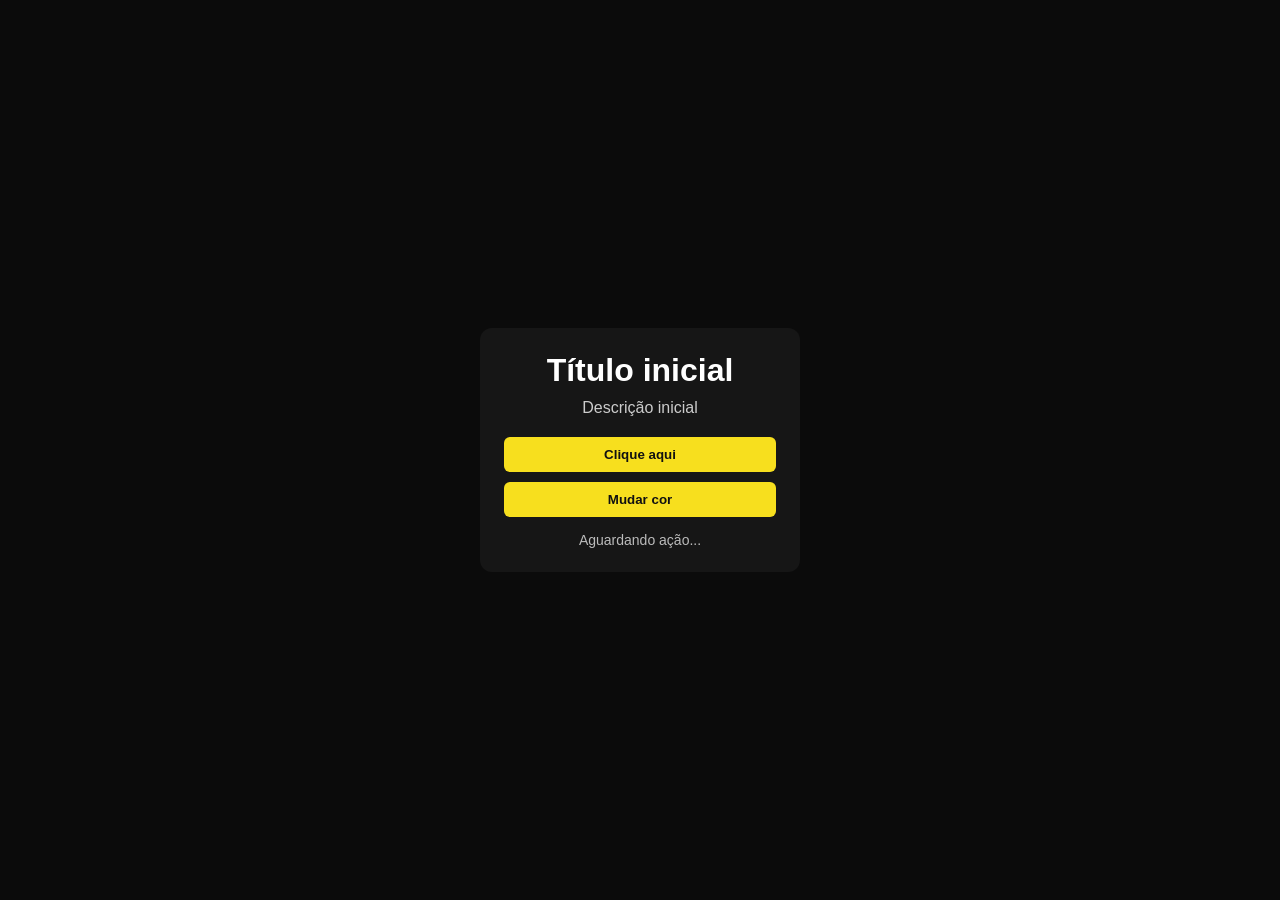
<file: aula-01/desafio/index.html>
<!DOCTYPE html>
<html lang="pt-BR">
<head>
  <meta charset="UTF-8">
  <title>Projeto JS</title>
  <link rel="stylesheet" href="style.css">
</head>
<body>

  <div class="card">
    <h1 id="titulo">Título inicial</h1>
    <p id="descricao">Descrição inicial</p>

    <button id="btnMensagem">Clique aqui</button>
    <button id="btnCor">Mudar cor</button>

    <div id="saida">Aguardando ação...</div>
  </div>

  <script src="script.js"></script>
</body>
</html>
</file>
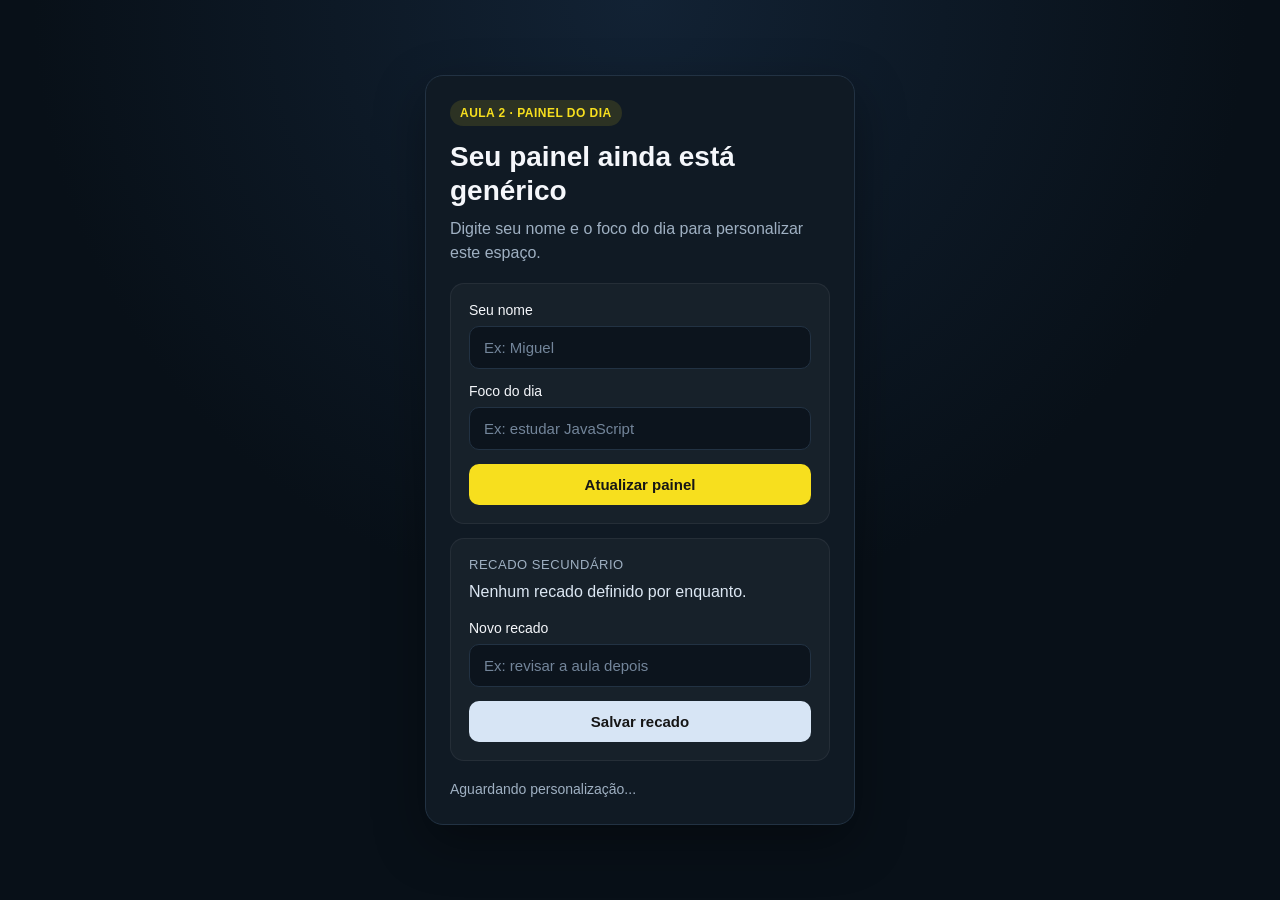
<file: aula-02/desafio/index.html>
<!DOCTYPE html>
<html lang="pt-BR">
<head>
  <meta charset="UTF-8">
  <title>Painel do Dia</title>
  <link rel="stylesheet" href="style.css">
</head>
<body>
  <main class="painel">
    <p class="etiqueta">Aula 2 · Painel do Dia</p>
    <h1 id="titulo">Seu painel ainda está genérico</h1>
    <p id="descricao">Digite seu nome e o foco do dia para personalizar este espaço.</p>

    <section class="bloco">
      <label class="campo">
        <span>Seu nome</span>
        <input id="inputNome" type="text" placeholder="Ex: Miguel">
      </label>

      <label class="campo">
        <span>Foco do dia</span>
        <input id="inputFoco" type="text" placeholder="Ex: estudar JavaScript">
      </label>

      <button id="btnAtualizar">Atualizar painel</button>
    </section>

    <section class="bloco bloco-secundario">
      <p class="rotulo-secundario">Recado secundário</p>
      <p id="recado">Nenhum recado definido por enquanto.</p>

      <label class="campo">
        <span>Novo recado</span>
        <input id="inputRecado" type="text" placeholder="Ex: revisar a aula depois">
      </label>

      <button id="btnRecado">Salvar recado</button>
    </section>

    <p id="saida">Aguardando personalização...</p>
  </main>

  <script src="script.js"></script>
</body>
</html>
</file>
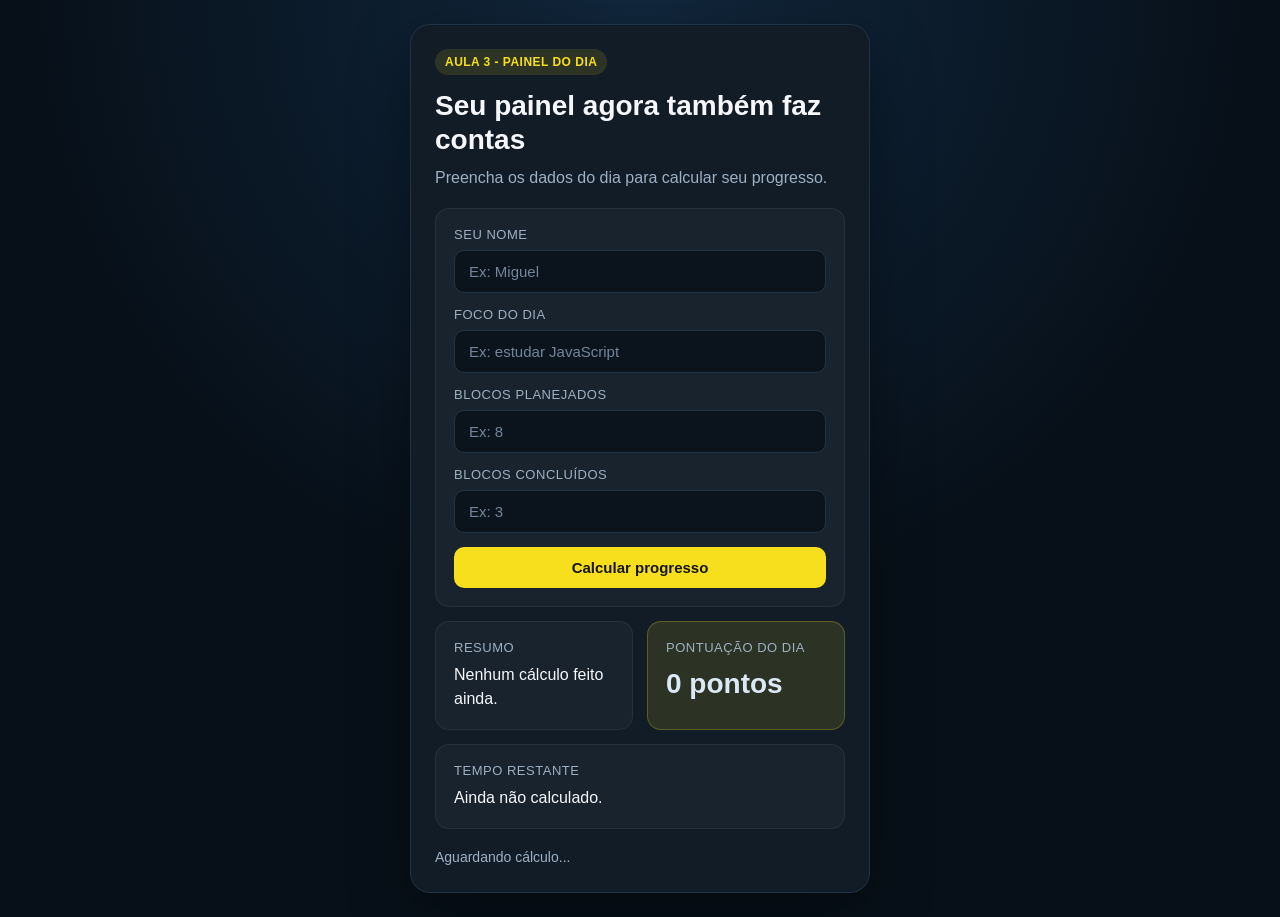
<file: aula-03/desafio/index.html>
<!DOCTYPE html>
<html lang="pt-BR">
<head>
  <meta charset="UTF-8">
  <title>Painel do Dia</title>
  <link rel="stylesheet" href="style.css">
</head>
<body>
  <main class="painel">
    <p class="etiqueta">Aula 3 - Painel do Dia</p>
    <h1 id="titulo">Seu painel agora também faz contas</h1>
    <p id="descricao">Preencha os dados do dia para calcular seu progresso.</p>

    <section class="bloco">
      <label class="campo">
        <span>Seu nome</span>
        <input id="inputNome" type="text" placeholder="Ex: Miguel">
      </label>

      <label class="campo">
        <span>Foco do dia</span>
        <input id="inputFoco" type="text" placeholder="Ex: estudar JavaScript">
      </label>

      <label class="campo">
        <span>Blocos planejados</span>
        <input id="inputMeta" type="number" placeholder="Ex: 8">
      </label>

      <label class="campo">
        <span>Blocos concluídos</span>
        <input id="inputConcluido" type="number" placeholder="Ex: 3">
      </label>

      <button id="btnCalcular">Calcular progresso</button>
    </section>

    <section class="resumo">
      <article class="cartao">
        <p class="rotulo">Resumo</p>
        <p id="resumo">Nenhum cálculo feito ainda.</p>
      </article>

      <article class="cartao cartao-destaque">
        <p class="rotulo">Pontuação do dia</p>
        <p id="resultado">0 pontos</p>
      </article>
    </section>

    <section class="bloco bloco-secundario">
      <p class="rotulo">Tempo restante</p>
      <p id="tempo">Ainda não calculado.</p>
    </section>

    <p id="saida">Aguardando cálculo...</p>
  </main>

  <script src="script.js"></script>
</body>
</html>
</file>
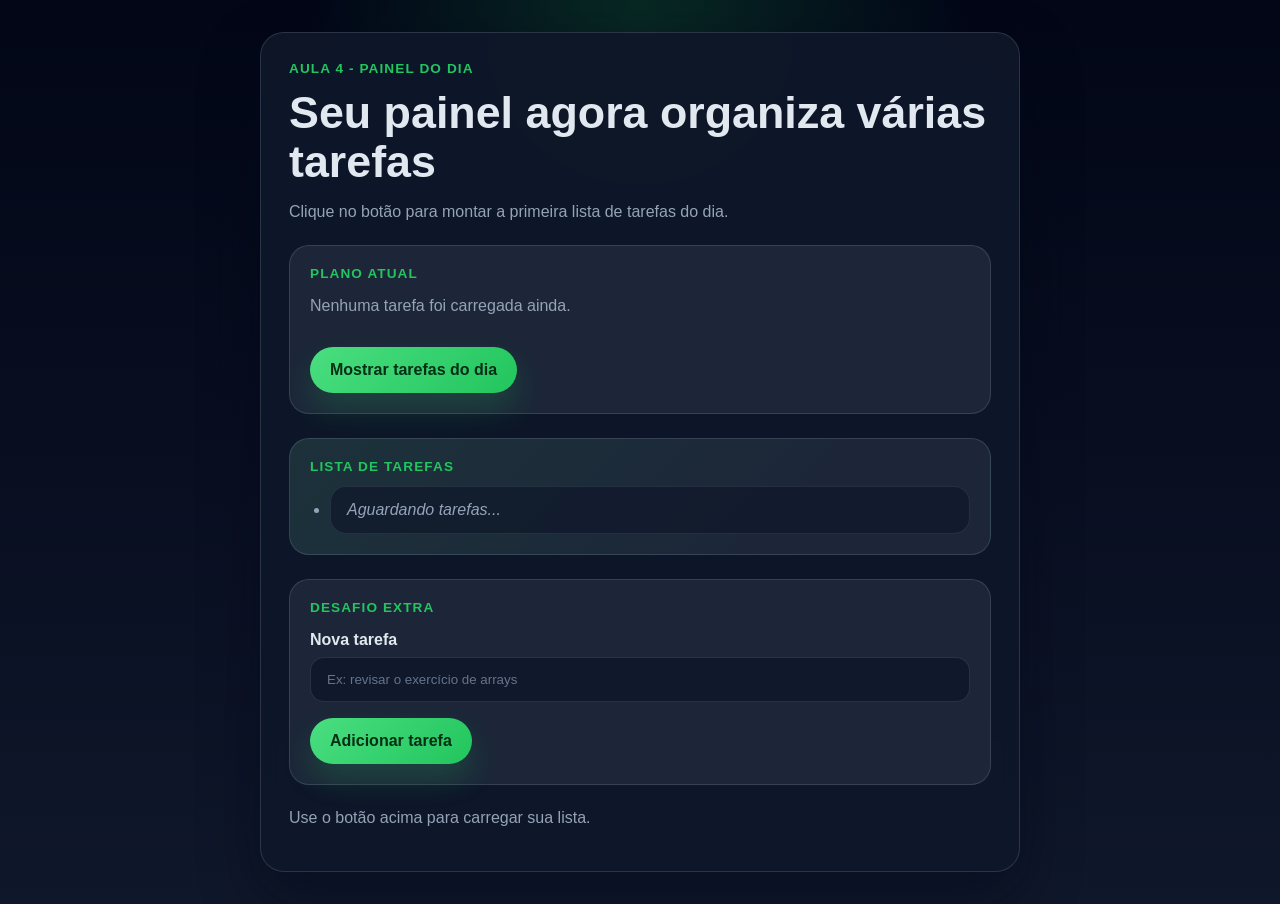
<file: aula-04/desafio/index.html>
<!DOCTYPE html>
<html lang="pt-BR">
<head>
  <meta charset="UTF-8">
  <title>Painel do Dia</title>
  <link rel="stylesheet" href="style.css">
</head>
<body>
  <main class="painel">
    <p class="etiqueta">Aula 4 - Painel do Dia</p>
    <h1 id="titulo">Seu painel agora organiza várias tarefas</h1>
    <p id="descricao">Clique no botão para montar a primeira lista de tarefas do dia.</p>

    <section class="bloco">
      <p class="rotulo">Plano atual</p>
      <p id="resumo">Nenhuma tarefa foi carregada ainda.</p>
      <button id="btnMostrarTarefas">Mostrar tarefas do dia</button>
    </section>

    <section class="bloco bloco-secundario">
      <p class="rotulo">Lista de tarefas</p>
      <ul id="listaTarefas" class="lista-tarefas">
        <li class="item-vazio">Aguardando tarefas...</li>
      </ul>
    </section>

    <section class="bloco">
      <p class="rotulo">Desafio extra</p>

      <label class="campo">
        <span>Nova tarefa</span>
        <input id="inputNovaTarefa" type="text" placeholder="Ex: revisar o exercício de arrays">
      </label>

      <button id="btnAdicionarTarefa">Adicionar tarefa</button>
    </section>

    <p id="saida">Use o botão acima para carregar sua lista.</p>
  </main>

  <script src="script.js"></script>
</body>
</html>
</file>
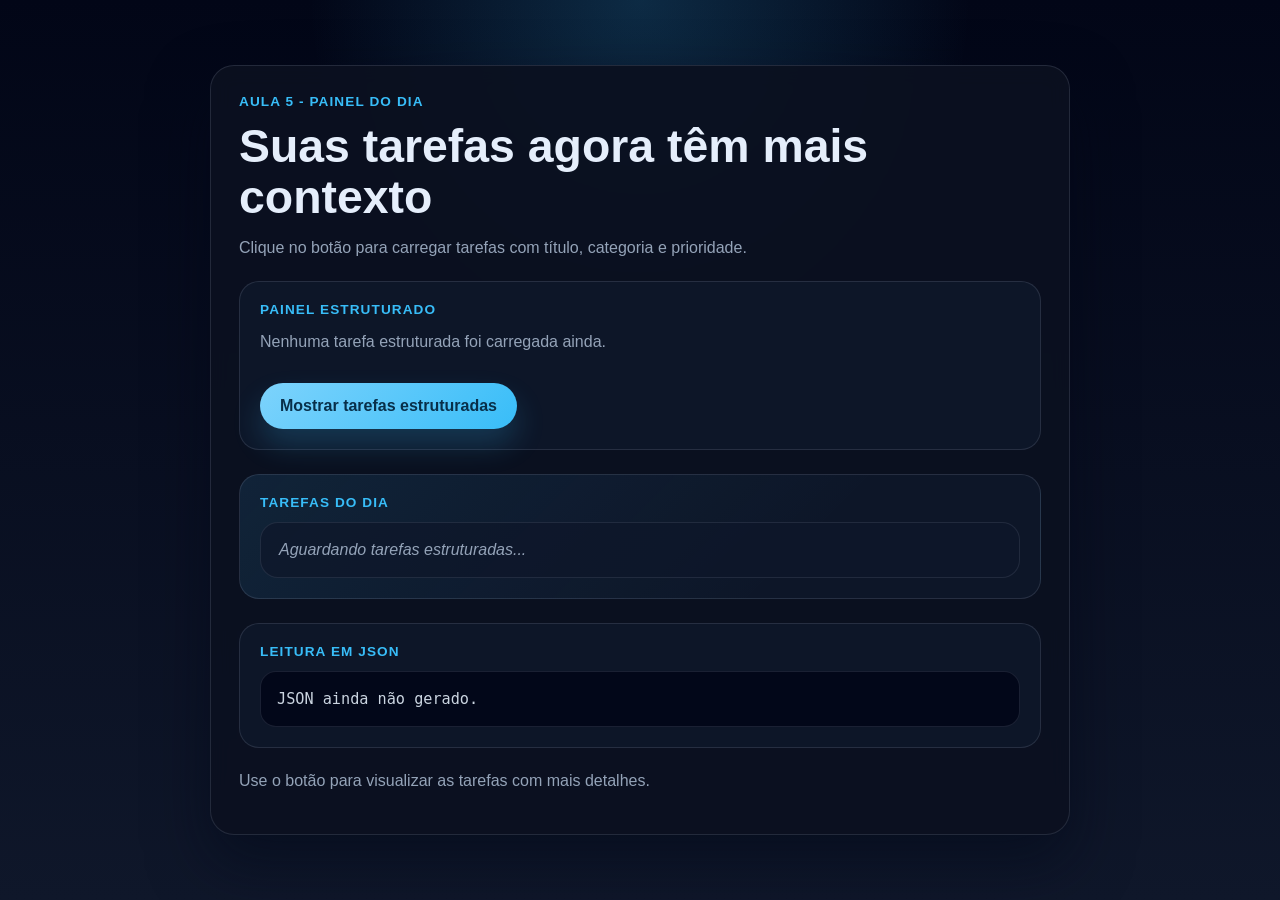
<file: aula-05/desafio/index.html>
<!DOCTYPE html>
<html lang="pt-BR">
<head>
  <meta charset="UTF-8">
  <title>Painel do Dia</title>
  <link rel="stylesheet" href="style.css">
</head>
<body>
  <main class="painel">
    <p class="etiqueta">Aula 5 - Painel do Dia</p>
    <h1 id="titulo">Suas tarefas agora têm mais contexto</h1>
    <p id="descricao">Clique no botão para carregar tarefas com título, categoria e prioridade.</p>

    <section class="bloco">
      <p class="rotulo">Painel estruturado</p>
      <p id="resumo">Nenhuma tarefa estruturada foi carregada ainda.</p>
      <button id="btnMostrarPainel">Mostrar tarefas estruturadas</button>
    </section>

    <section class="bloco bloco-secundario">
      <p class="rotulo">Tarefas do dia</p>
      <ul id="listaTarefas" class="lista-tarefas">
        <li class="item-vazio">Aguardando tarefas estruturadas...</li>
      </ul>
    </section>

    <section class="bloco">
      <p class="rotulo">Leitura em JSON</p>
      <pre id="jsonSaida">JSON ainda não gerado.</pre>
    </section>

    <p id="saida">Use o botão para visualizar as tarefas com mais detalhes.</p>
  </main>

  <script src="script.js"></script>
</body>
</html>
</file>
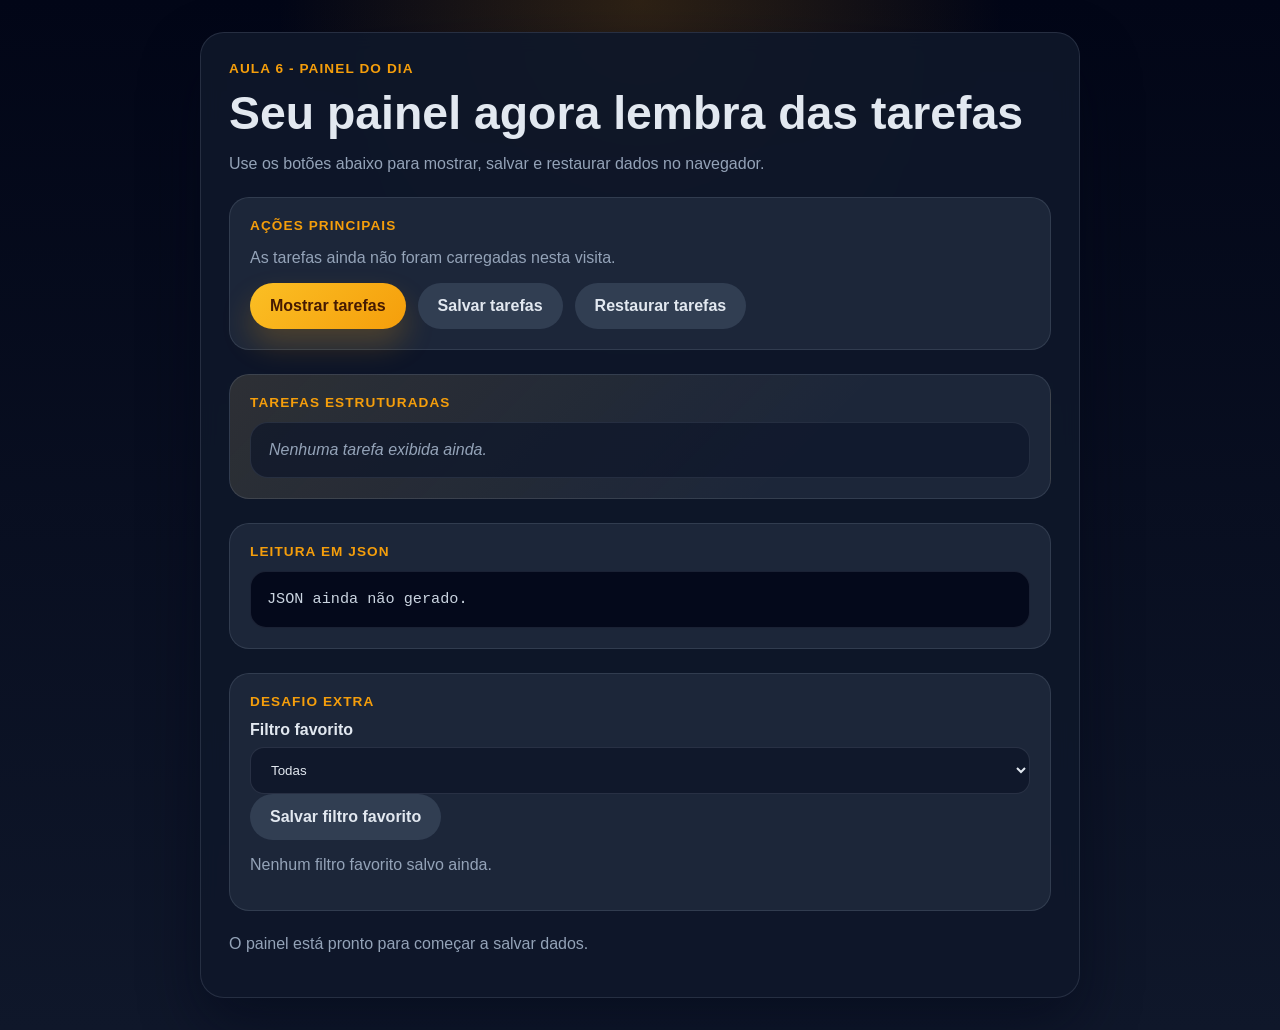
<file: aula-06/desafio/index.html>
<!DOCTYPE html>
<html lang="pt-BR">
<head>
  <meta charset="UTF-8">
  <title>Painel do Dia</title>
  <link rel="stylesheet" href="style.css">
</head>
<body>
  <main class="painel">
    <p class="etiqueta">Aula 6 - Painel do Dia</p>
    <h1 id="titulo">Seu painel agora lembra das tarefas</h1>
    <p id="descricao">Use os botões abaixo para mostrar, salvar e restaurar dados no navegador.</p>

    <section class="bloco">
      <p class="rotulo">Ações principais</p>
      <p id="resumo">As tarefas ainda não foram carregadas nesta visita.</p>

      <div class="acoes">
        <button id="btnMostrarPainel">Mostrar tarefas</button>
        <button id="btnSalvarTarefas" class="secundario">Salvar tarefas</button>
        <button id="btnRestaurarTarefas" class="secundario">Restaurar tarefas</button>
      </div>
    </section>

    <section class="bloco bloco-secundario">
      <p class="rotulo">Tarefas estruturadas</p>
      <ul id="listaTarefas" class="lista-tarefas">
        <li class="item-vazio">Nenhuma tarefa exibida ainda.</li>
      </ul>
    </section>

    <section class="bloco">
      <p class="rotulo">Leitura em JSON</p>
      <pre id="jsonSaida">JSON ainda não gerado.</pre>
    </section>

    <section class="bloco">
      <p class="rotulo">Desafio extra</p>
      <label class="campo">
        <span>Filtro favorito</span>
        <select id="selectFiltro">
          <option value="Todas">Todas</option>
          <option value="Alta">Alta</option>
          <option value="Média">Média</option>
          <option value="Concluídas">Concluídas</option>
        </select>
      </label>

      <button id="btnSalvarFiltro" class="secundario">Salvar filtro favorito</button>
      <p id="filtroAtual">Nenhum filtro favorito salvo ainda.</p>
    </section>

    <p id="saida">O painel está pronto para começar a salvar dados.</p>
  </main>

  <script src="script.js"></script>
</body>
</html>
</file>
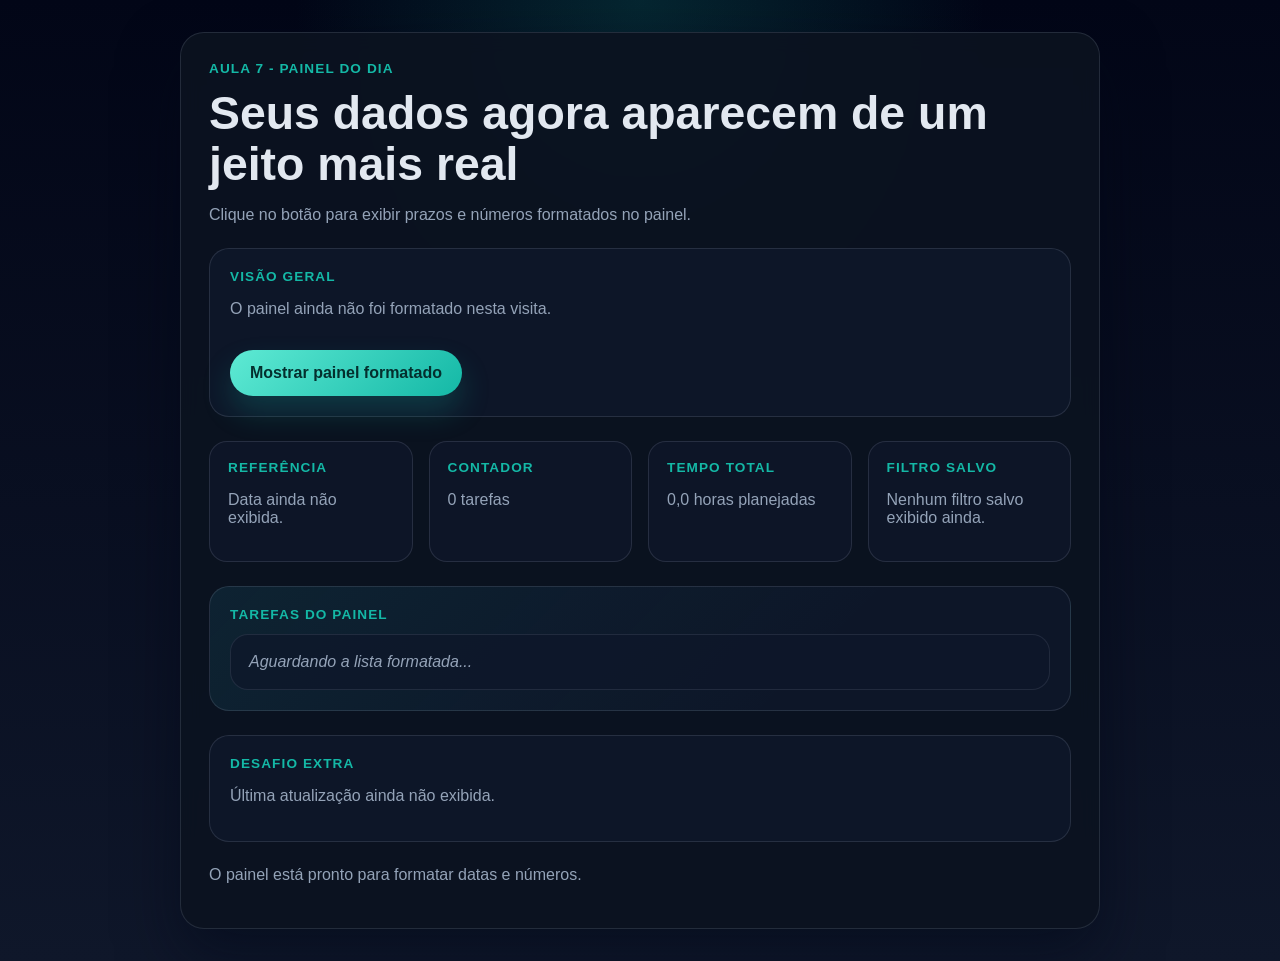
<file: aula-07/desafio/index.html>
<!DOCTYPE html>
<html lang="pt-BR">
<head>
  <meta charset="UTF-8">
  <title>Painel do Dia</title>
  <link rel="stylesheet" href="style.css">
</head>
<body>
  <main class="painel">
    <p class="etiqueta">Aula 7 - Painel do Dia</p>
    <h1 id="titulo">Seus dados agora aparecem de um jeito mais real</h1>
    <p id="descricao">Clique no botão para exibir prazos e números formatados no painel.</p>

    <section class="bloco">
      <p class="rotulo">Visão geral</p>
      <p id="resumo">O painel ainda não foi formatado nesta visita.</p>
      <button id="btnMostrarPainel">Mostrar painel formatado</button>
    </section>

    <section class="resumo-grade">
      <article class="cartao">
        <p class="rotulo">Referência</p>
        <p id="referenciaData">Data ainda não exibida.</p>
      </article>

      <article class="cartao">
        <p class="rotulo">Contador</p>
        <p id="contadorTarefas">0 tarefas</p>
      </article>

      <article class="cartao">
        <p class="rotulo">Tempo total</p>
        <p id="tempoTotal">0,0 horas planejadas</p>
      </article>

      <article class="cartao">
        <p class="rotulo">Filtro salvo</p>
        <p id="filtroAtual">Nenhum filtro salvo exibido ainda.</p>
      </article>
    </section>

    <section class="bloco bloco-secundario">
      <p class="rotulo">Tarefas do painel</p>
      <ul id="listaTarefas" class="lista-tarefas">
        <li class="item-vazio">Aguardando a lista formatada...</li>
      </ul>
    </section>

    <section class="bloco">
      <p class="rotulo">Desafio extra</p>
      <p id="ultimaAtualizacao">Última atualização ainda não exibida.</p>
    </section>

    <p id="saida">O painel está pronto para formatar datas e números.</p>
  </main>

  <script src="script.js"></script>
</body>
</html>
</file>
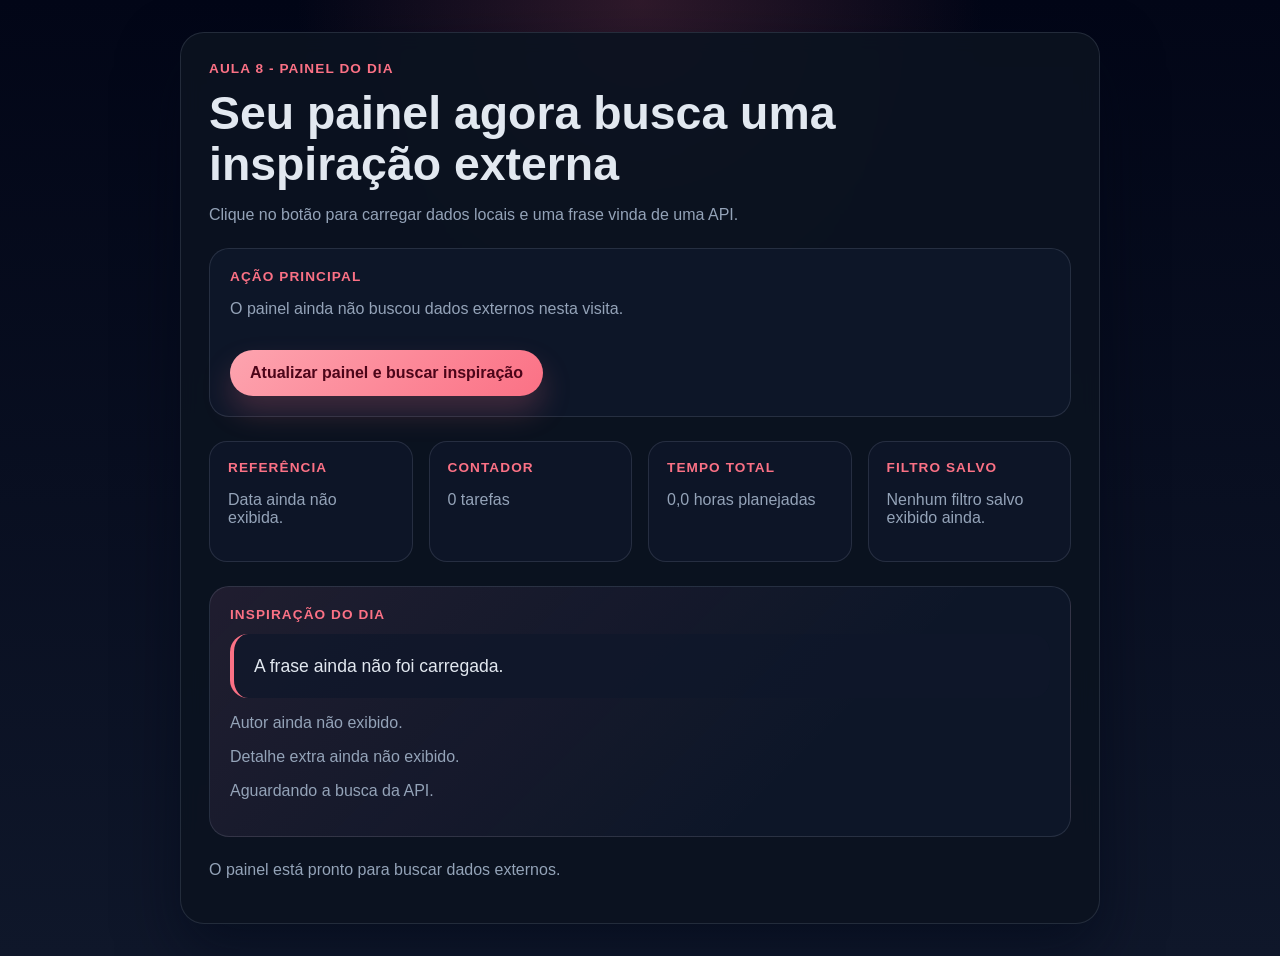
<file: aula-08/desafio/index.html>
<!DOCTYPE html>
<html lang="pt-BR">
<head>
  <meta charset="UTF-8">
  <title>Painel do Dia</title>
  <link rel="stylesheet" href="style.css">
</head>
<body>
  <main class="painel">
    <p class="etiqueta">Aula 8 - Painel do Dia</p>
    <h1 id="titulo">Seu painel agora busca uma inspiração externa</h1>
    <p id="descricao">Clique no botão para carregar dados locais e uma frase vinda de uma API.</p>

    <section class="bloco">
      <p class="rotulo">Ação principal</p>
      <p id="resumo">O painel ainda não buscou dados externos nesta visita.</p>
      <button id="btnMostrarPainel">Atualizar painel e buscar inspiração</button>
    </section>

    <section class="resumo-grade">
      <article class="cartao">
        <p class="rotulo">Referência</p>
        <p id="referenciaData">Data ainda não exibida.</p>
      </article>

      <article class="cartao">
        <p class="rotulo">Contador</p>
        <p id="contadorTarefas">0 tarefas</p>
      </article>

      <article class="cartao">
        <p class="rotulo">Tempo total</p>
        <p id="tempoTotal">0,0 horas planejadas</p>
      </article>

      <article class="cartao">
        <p class="rotulo">Filtro salvo</p>
        <p id="filtroAtual">Nenhum filtro salvo exibido ainda.</p>
      </article>
    </section>

    <section class="bloco bloco-secundario">
      <p class="rotulo">Inspiração do dia</p>
      <blockquote id="frase">A frase ainda não foi carregada.</blockquote>
      <p id="autor">Autor ainda não exibido.</p>
      <p id="detalheFrase">Detalhe extra ainda não exibido.</p>
      <p id="statusBusca">Aguardando a busca da API.</p>
    </section>

    <p id="saida">O painel está pronto para buscar dados externos.</p>
  </main>

  <script src="script.js"></script>
</body>
</html>
</file>
<file: aula-01/desafio/style.css>
* {
  margin: 0;
  padding: 0;
  box-sizing: border-box;
}

body {
  background: #0b0b0b;
  color: #ffffff;
  font-family: Arial, sans-serif;
  display: flex;
  justify-content: center;
  align-items: center;
  height: 100vh;
}

.card {
  background: #161616;
  padding: 24px;
  border-radius: 12px;
  width: 320px;
  text-align: center;
  transition: background 0.3s ease;
}

h1 {
  margin-bottom: 10px;
}

p {
  margin-bottom: 20px;
  color: #cccccc;
}

button {
  display: block;
  width: 100%;
  margin-bottom: 10px;
  padding: 10px;
  border: none;
  background: #f7df1e;
  color: #111;
  font-weight: bold;
  cursor: pointer;
  border-radius: 6px;
}

#saida {
  margin-top: 15px;
  font-size: 14px;
  color: #bbbbbb;
}
</file>
<file: aula-02/desafio/style.css>
* {
  margin: 0;
  padding: 0;
  box-sizing: border-box;
}

:root {
  --bg: #081018;
  --panel: #101a24;
  --panel-border: #223243;
  --text: #f5f7fb;
  --muted: #9fb0c2;
  --accent: #f7df1e;
  --accent-text: #161616;
  --input: #0c141d;
}

body {
  min-height: 100vh;
  display: flex;
  justify-content: center;
  align-items: center;
  padding: 24px;
  background:
    radial-gradient(circle at top, #122234 0%, #081018 55%),
    #081018;
  color: var(--text);
  font-family: Arial, sans-serif;
}

.painel {
  width: min(100%, 430px);
  background: var(--panel);
  border: 1px solid var(--panel-border);
  border-radius: 18px;
  padding: 24px;
  box-shadow: 0 18px 50px rgba(0, 0, 0, 0.35);
}

.etiqueta {
  display: inline-block;
  margin-bottom: 14px;
  padding: 6px 10px;
  border-radius: 999px;
  background: rgba(247, 223, 30, 0.12);
  color: var(--accent);
  font-size: 12px;
  font-weight: bold;
  letter-spacing: 0.04em;
  text-transform: uppercase;
}

h1 {
  margin-bottom: 10px;
  font-size: 28px;
  line-height: 1.2;
}

#descricao {
  margin-bottom: 18px;
  color: var(--muted);
  line-height: 1.5;
}

.bloco {
  margin-top: 18px;
  padding: 18px;
  border-radius: 14px;
  background: rgba(255, 255, 255, 0.03);
  border: 1px solid rgba(255, 255, 255, 0.06);
}

.bloco-secundario {
  margin-top: 14px;
}

.rotulo-secundario {
  margin-bottom: 8px;
  color: var(--muted);
  font-size: 13px;
  text-transform: uppercase;
  letter-spacing: 0.04em;
}

.campo {
  display: block;
  margin-bottom: 14px;
}

.campo span {
  display: block;
  margin-bottom: 8px;
  font-size: 14px;
  color: var(--text);
}

input {
  width: 100%;
  padding: 12px 14px;
  border: 1px solid var(--panel-border);
  border-radius: 10px;
  background: var(--input);
  color: var(--text);
  font-size: 15px;
}

input::placeholder {
  color: #73859a;
}

button {
  width: 100%;
  padding: 12px;
  border: none;
  border-radius: 10px;
  background: var(--accent);
  color: var(--accent-text);
  font-size: 15px;
  font-weight: bold;
  cursor: pointer;
}

#btnRecado {
  background: #d7e5f5;
}

#recado {
  margin-bottom: 16px;
  line-height: 1.5;
  color: #dce7f3;
}

#saida {
  margin-top: 18px;
  color: var(--muted);
  font-size: 14px;
  line-height: 1.5;
}
</file>
<file: aula-03/desafio/style.css>
* {
  margin: 0;
  padding: 0;
  box-sizing: border-box;
}

:root {
  --bg: #071019;
  --panel: #111c27;
  --panel-border: #213445;
  --text: #f5f7fb;
  --muted: #9eb0c2;
  --accent: #f7df1e;
  --accent-text: #161616;
  --input: #0b141d;
  --secondary: #dbe8f5;
}

body {
  min-height: 100vh;
  display: flex;
  justify-content: center;
  align-items: center;
  padding: 24px;
  background:
    radial-gradient(circle at top, #11273d 0%, #071019 55%),
    #071019;
  color: var(--text);
  font-family: Arial, sans-serif;
}

.painel {
  width: min(100%, 460px);
  background: var(--panel);
  border: 1px solid var(--panel-border);
  border-radius: 20px;
  padding: 24px;
  box-shadow: 0 20px 60px rgba(0, 0, 0, 0.35);
}

.etiqueta {
  display: inline-block;
  margin-bottom: 14px;
  padding: 6px 10px;
  border-radius: 999px;
  background: rgba(247, 223, 30, 0.12);
  color: var(--accent);
  font-size: 12px;
  font-weight: bold;
  letter-spacing: 0.04em;
  text-transform: uppercase;
}

h1 {
  margin-bottom: 10px;
  font-size: 28px;
  line-height: 1.2;
}

#descricao {
  margin-bottom: 18px;
  color: var(--muted);
  line-height: 1.5;
}

.bloco {
  margin-top: 18px;
  padding: 18px;
  border-radius: 14px;
  background: rgba(255, 255, 255, 0.03);
  border: 1px solid rgba(255, 255, 255, 0.06);
}

.bloco-secundario {
  margin-top: 14px;
}

.campo {
  display: block;
  margin-bottom: 14px;
}

.campo span,
.rotulo {
  display: block;
  margin-bottom: 8px;
  font-size: 13px;
  color: var(--muted);
  text-transform: uppercase;
  letter-spacing: 0.04em;
}

input {
  width: 100%;
  padding: 12px 14px;
  border: 1px solid var(--panel-border);
  border-radius: 10px;
  background: var(--input);
  color: var(--text);
  font-size: 15px;
}

input::placeholder {
  color: #73859a;
}

button {
  width: 100%;
  padding: 12px;
  border: none;
  border-radius: 10px;
  background: var(--accent);
  color: var(--accent-text);
  font-size: 15px;
  font-weight: bold;
  cursor: pointer;
}

.resumo {
  display: grid;
  grid-template-columns: 1fr 1fr;
  gap: 14px;
  margin-top: 14px;
}

.cartao {
  padding: 18px;
  border-radius: 14px;
  background: rgba(255, 255, 255, 0.03);
  border: 1px solid rgba(255, 255, 255, 0.06);
}

.cartao-destaque {
  background: rgba(247, 223, 30, 0.12);
  border-color: rgba(247, 223, 30, 0.24);
}

#resumo,
#resultado,
#tempo {
  line-height: 1.5;
}

#resultado {
  font-size: 28px;
  font-weight: bold;
  color: var(--secondary);
}

#saida {
  margin-top: 18px;
  color: var(--muted);
  font-size: 14px;
  line-height: 1.5;
}

@media (max-width: 560px) {
  .resumo {
    grid-template-columns: 1fr;
  }
}
</file>
<file: aula-04/desafio/style.css>
:root {
  color-scheme: dark;
  --bg: #0f172a;
  --bg-panel: rgba(15, 23, 42, 0.92);
  --bg-soft: rgba(30, 41, 59, 0.9);
  --line: rgba(148, 163, 184, 0.22);
  --text: #e2e8f0;
  --muted: #94a3b8;
  --accent: #22c55e;
  --accent-soft: rgba(34, 197, 94, 0.14);
  --shadow: 0 24px 60px rgba(2, 6, 23, 0.45);
  --radius: 24px;
}

* {
  box-sizing: border-box;
}

body {
  margin: 0;
  min-height: 100vh;
  display: grid;
  place-items: center;
  padding: 32px 16px;
  font-family: "Segoe UI", Tahoma, Geneva, Verdana, sans-serif;
  background:
    radial-gradient(circle at top, rgba(34, 197, 94, 0.18), transparent 30%),
    linear-gradient(180deg, #020617 0%, #0f172a 100%);
  color: var(--text);
}

.painel {
  width: min(100%, 760px);
  padding: 28px;
  border: 1px solid var(--line);
  border-radius: var(--radius);
  background: var(--bg-panel);
  box-shadow: var(--shadow);
  backdrop-filter: blur(10px);
}

.etiqueta,
.rotulo {
  margin: 0 0 12px;
  color: var(--accent);
  font-size: 0.85rem;
  font-weight: 700;
  text-transform: uppercase;
  letter-spacing: 0.08em;
}

h1 {
  margin: 0 0 12px;
  font-size: clamp(2rem, 4vw, 2.8rem);
  line-height: 1.1;
}

#descricao,
#saida,
#resumo {
  color: var(--muted);
}

.bloco {
  margin-top: 24px;
  padding: 20px;
  border: 1px solid var(--line);
  border-radius: 20px;
  background: var(--bg-soft);
}

.bloco-secundario {
  background:
    linear-gradient(135deg, rgba(34, 197, 94, 0.08), transparent 70%),
    var(--bg-soft);
}

.campo {
  display: grid;
  gap: 8px;
  margin-top: 16px;
}

.campo span {
  color: var(--text);
  font-weight: 600;
}

input {
  width: 100%;
  padding: 14px 16px;
  border: 1px solid rgba(148, 163, 184, 0.18);
  border-radius: 14px;
  background: rgba(15, 23, 42, 0.88);
  color: var(--text);
  outline: none;
}

input::placeholder {
  color: #64748b;
}

input:focus {
  border-color: rgba(34, 197, 94, 0.55);
  box-shadow: 0 0 0 4px rgba(34, 197, 94, 0.12);
}

button {
  margin-top: 16px;
  border: 0;
  border-radius: 999px;
  padding: 14px 20px;
  font-size: 1rem;
  font-weight: 700;
  color: #052e16;
  background: linear-gradient(135deg, #4ade80, #22c55e);
  cursor: pointer;
  transition: transform 0.2s ease, box-shadow 0.2s ease;
  box-shadow: 0 16px 30px rgba(34, 197, 94, 0.2);
}

button:hover {
  transform: translateY(-2px);
}

.lista-tarefas {
  margin: 0;
  padding-left: 20px;
  display: grid;
  gap: 12px;
}

.lista-tarefas li {
  padding: 14px 16px;
  border: 1px solid rgba(148, 163, 184, 0.14);
  border-radius: 16px;
  background: rgba(15, 23, 42, 0.7);
  color: var(--text);
}

.lista-tarefas .item-vazio {
  color: var(--muted);
  font-style: italic;
}

#saida {
  margin-top: 24px;
}

@media (max-width: 640px) {
  body {
    padding: 20px 12px;
  }

  .painel {
    padding: 20px;
  }
}
</file>
<file: aula-05/desafio/style.css>
:root {
  color-scheme: dark;
  --bg: #0b1120;
  --bg-panel: rgba(11, 17, 32, 0.92);
  --bg-soft: rgba(15, 23, 42, 0.92);
  --line: rgba(148, 163, 184, 0.18);
  --text: #e5eefb;
  --muted: #94a3b8;
  --accent: #38bdf8;
  --accent-soft: rgba(56, 189, 248, 0.14);
  --shadow: 0 26px 60px rgba(2, 8, 23, 0.5);
  --radius: 24px;
}

* {
  box-sizing: border-box;
}

body {
  margin: 0;
  min-height: 100vh;
  display: grid;
  place-items: center;
  padding: 32px 16px;
  font-family: "Segoe UI", Tahoma, Geneva, Verdana, sans-serif;
  background:
    radial-gradient(circle at top, rgba(56, 189, 248, 0.2), transparent 30%),
    linear-gradient(180deg, #020617 0%, #0f172a 100%);
  color: var(--text);
}

.painel {
  width: min(100%, 860px);
  padding: 28px;
  border: 1px solid var(--line);
  border-radius: var(--radius);
  background: var(--bg-panel);
  box-shadow: var(--shadow);
  backdrop-filter: blur(10px);
}

.etiqueta,
.rotulo {
  margin: 0 0 12px;
  color: var(--accent);
  font-size: 0.85rem;
  font-weight: 700;
  text-transform: uppercase;
  letter-spacing: 0.08em;
}

h1 {
  margin: 0 0 12px;
  font-size: clamp(2rem, 4vw, 2.9rem);
  line-height: 1.1;
}

#descricao,
#saida,
#resumo {
  color: var(--muted);
}

.bloco {
  margin-top: 24px;
  padding: 20px;
  border: 1px solid var(--line);
  border-radius: 20px;
  background: var(--bg-soft);
}

.bloco-secundario {
  background:
    linear-gradient(135deg, rgba(56, 189, 248, 0.08), transparent 70%),
    var(--bg-soft);
}

button {
  margin-top: 16px;
  border: 0;
  border-radius: 999px;
  padding: 14px 20px;
  font-size: 1rem;
  font-weight: 700;
  color: #082f49;
  background: linear-gradient(135deg, #7dd3fc, #38bdf8);
  cursor: pointer;
  transition: transform 0.2s ease, box-shadow 0.2s ease;
  box-shadow: 0 16px 30px rgba(56, 189, 248, 0.2);
}

button:hover {
  transform: translateY(-2px);
}

.lista-tarefas {
  margin: 0;
  padding: 0;
  list-style: none;
  display: grid;
  gap: 14px;
}

.lista-tarefas li {
  padding: 18px;
  border: 1px solid rgba(148, 163, 184, 0.14);
  border-radius: 18px;
  background: rgba(15, 23, 42, 0.72);
}

.lista-tarefas h3 {
  margin: 0 0 10px;
  font-size: 1.1rem;
}

.meta-tarefa {
  margin: 6px 0 0;
  color: var(--muted);
}

.status {
  margin: 12px 0 0;
  display: inline-flex;
  padding: 8px 12px;
  border-radius: 999px;
  background: var(--accent-soft);
  color: #bae6fd;
  font-weight: 700;
  font-size: 0.9rem;
}

.item-vazio {
  color: var(--muted);
  font-style: italic;
}

#jsonSaida {
  margin: 0;
  overflow-x: auto;
  padding: 16px;
  border: 1px solid rgba(148, 163, 184, 0.16);
  border-radius: 16px;
  background: rgba(2, 6, 23, 0.88);
  color: #cbd5e1;
  font-size: 0.95rem;
  line-height: 1.5;
  white-space: pre-wrap;
}

#saida {
  margin-top: 24px;
}

@media (max-width: 640px) {
  body {
    padding: 20px 12px;
  }

  .painel {
    padding: 20px;
  }
}
</file>
<file: aula-06/desafio/style.css>
:root {
  color-scheme: dark;
  --bg: #0f172a;
  --bg-panel: rgba(15, 23, 42, 0.92);
  --bg-soft: rgba(30, 41, 59, 0.92);
  --line: rgba(148, 163, 184, 0.18);
  --text: #e2e8f0;
  --muted: #94a3b8;
  --accent: #f59e0b;
  --accent-soft: rgba(245, 158, 11, 0.14);
  --shadow: 0 26px 60px rgba(2, 6, 23, 0.48);
  --radius: 24px;
}

* {
  box-sizing: border-box;
}

body {
  margin: 0;
  min-height: 100vh;
  display: grid;
  place-items: center;
  padding: 32px 16px;
  font-family: "Segoe UI", Tahoma, Geneva, Verdana, sans-serif;
  background:
    radial-gradient(circle at top, rgba(245, 158, 11, 0.18), transparent 30%),
    linear-gradient(180deg, #020617 0%, #0f172a 100%);
  color: var(--text);
}

.painel {
  width: min(100%, 880px);
  padding: 28px;
  border: 1px solid var(--line);
  border-radius: var(--radius);
  background: var(--bg-panel);
  box-shadow: var(--shadow);
  backdrop-filter: blur(10px);
}

.etiqueta,
.rotulo {
  margin: 0 0 12px;
  color: var(--accent);
  font-size: 0.85rem;
  font-weight: 700;
  text-transform: uppercase;
  letter-spacing: 0.08em;
}

h1 {
  margin: 0 0 12px;
  font-size: clamp(2rem, 4vw, 2.9rem);
  line-height: 1.1;
}

#descricao,
#saida,
#resumo,
#filtroAtual {
  color: var(--muted);
}

.bloco {
  margin-top: 24px;
  padding: 20px;
  border: 1px solid var(--line);
  border-radius: 20px;
  background: var(--bg-soft);
}

.bloco-secundario {
  background:
    linear-gradient(135deg, rgba(245, 158, 11, 0.08), transparent 70%),
    var(--bg-soft);
}

.acoes {
  display: flex;
  flex-wrap: wrap;
  gap: 12px;
  margin-top: 16px;
}

.campo {
  display: grid;
  gap: 8px;
}

.campo span {
  color: var(--text);
  font-weight: 600;
}

select {
  width: 100%;
  padding: 14px 16px;
  border: 1px solid rgba(148, 163, 184, 0.18);
  border-radius: 14px;
  background: rgba(15, 23, 42, 0.88);
  color: var(--text);
  outline: none;
}

select:focus {
  border-color: rgba(245, 158, 11, 0.55);
  box-shadow: 0 0 0 4px rgba(245, 158, 11, 0.12);
}

button {
  border: 0;
  border-radius: 999px;
  padding: 14px 20px;
  font-size: 1rem;
  font-weight: 700;
  color: #451a03;
  background: linear-gradient(135deg, #fbbf24, #f59e0b);
  cursor: pointer;
  transition: transform 0.2s ease, box-shadow 0.2s ease;
  box-shadow: 0 16px 30px rgba(245, 158, 11, 0.22);
}

button:hover {
  transform: translateY(-2px);
}

button.secundario {
  color: var(--text);
  background: rgba(51, 65, 85, 0.92);
  box-shadow: none;
}

.lista-tarefas {
  margin: 0;
  padding: 0;
  list-style: none;
  display: grid;
  gap: 14px;
}

.lista-tarefas li {
  padding: 18px;
  border: 1px solid rgba(148, 163, 184, 0.14);
  border-radius: 18px;
  background: rgba(15, 23, 42, 0.72);
}

.lista-tarefas h3 {
  margin: 0 0 10px;
  font-size: 1.1rem;
}

.meta-tarefa {
  margin: 6px 0 0;
  color: var(--muted);
}

.status {
  margin: 12px 0 0;
  display: inline-flex;
  padding: 8px 12px;
  border-radius: 999px;
  background: var(--accent-soft);
  color: #fde68a;
  font-weight: 700;
  font-size: 0.9rem;
}

.item-vazio {
  color: var(--muted);
  font-style: italic;
}

#jsonSaida {
  margin: 0;
  overflow-x: auto;
  padding: 16px;
  border: 1px solid rgba(148, 163, 184, 0.16);
  border-radius: 16px;
  background: rgba(2, 6, 23, 0.88);
  color: #cbd5e1;
  font-size: 0.95rem;
  line-height: 1.5;
  white-space: pre-wrap;
}

#saida {
  margin-top: 24px;
}

@media (max-width: 640px) {
  body {
    padding: 20px 12px;
  }

  .painel {
    padding: 20px;
  }

  .acoes {
    flex-direction: column;
  }
}
</file>
<file: aula-07/desafio/style.css>
:root {
  color-scheme: dark;
  --bg: #0b1320;
  --bg-panel: rgba(11, 19, 32, 0.92);
  --bg-soft: rgba(15, 23, 42, 0.92);
  --line: rgba(148, 163, 184, 0.18);
  --text: #e2e8f0;
  --muted: #94a3b8;
  --accent: #14b8a6;
  --accent-soft: rgba(20, 184, 166, 0.14);
  --shadow: 0 26px 60px rgba(2, 8, 23, 0.5);
  --radius: 24px;
}

* {
  box-sizing: border-box;
}

body {
  margin: 0;
  min-height: 100vh;
  display: grid;
  place-items: center;
  padding: 32px 16px;
  font-family: "Segoe UI", Tahoma, Geneva, Verdana, sans-serif;
  background:
    radial-gradient(circle at top, rgba(20, 184, 166, 0.18), transparent 30%),
    linear-gradient(180deg, #020617 0%, #0f172a 100%);
  color: var(--text);
}

.painel {
  width: min(100%, 920px);
  padding: 28px;
  border: 1px solid var(--line);
  border-radius: var(--radius);
  background: var(--bg-panel);
  box-shadow: var(--shadow);
  backdrop-filter: blur(10px);
}

.etiqueta,
.rotulo {
  margin: 0 0 12px;
  color: var(--accent);
  font-size: 0.85rem;
  font-weight: 700;
  text-transform: uppercase;
  letter-spacing: 0.08em;
}

h1 {
  margin: 0 0 12px;
  font-size: clamp(2rem, 4vw, 2.9rem);
  line-height: 1.1;
}

#descricao,
#saida,
#resumo,
#ultimaAtualizacao,
#filtroAtual,
#referenciaData,
#contadorTarefas,
#tempoTotal {
  color: var(--muted);
}

.bloco {
  margin-top: 24px;
  padding: 20px;
  border: 1px solid var(--line);
  border-radius: 20px;
  background: var(--bg-soft);
}

.bloco-secundario {
  background:
    linear-gradient(135deg, rgba(20, 184, 166, 0.08), transparent 70%),
    var(--bg-soft);
}

.resumo-grade {
  margin-top: 24px;
  display: grid;
  grid-template-columns: repeat(auto-fit, minmax(190px, 1fr));
  gap: 16px;
}

.cartao {
  padding: 18px;
  border: 1px solid var(--line);
  border-radius: 18px;
  background: rgba(15, 23, 42, 0.82);
}

button {
  margin-top: 16px;
  border: 0;
  border-radius: 999px;
  padding: 14px 20px;
  font-size: 1rem;
  font-weight: 700;
  color: #042f2e;
  background: linear-gradient(135deg, #5eead4, #14b8a6);
  cursor: pointer;
  transition: transform 0.2s ease, box-shadow 0.2s ease;
  box-shadow: 0 16px 30px rgba(20, 184, 166, 0.22);
}

button:hover {
  transform: translateY(-2px);
}

.lista-tarefas {
  margin: 0;
  padding: 0;
  list-style: none;
  display: grid;
  gap: 14px;
}

.lista-tarefas li {
  padding: 18px;
  border: 1px solid rgba(148, 163, 184, 0.14);
  border-radius: 18px;
  background: rgba(15, 23, 42, 0.72);
}

.lista-tarefas h3 {
  margin: 0 0 10px;
  font-size: 1.1rem;
}

.meta-tarefa {
  margin: 6px 0 0;
  color: var(--muted);
}

.status {
  margin: 12px 0 0;
  display: inline-flex;
  padding: 8px 12px;
  border-radius: 999px;
  background: var(--accent-soft);
  color: #99f6e4;
  font-weight: 700;
  font-size: 0.9rem;
}

.item-vazio {
  color: var(--muted);
  font-style: italic;
}

#saida {
  margin-top: 24px;
}

@media (max-width: 640px) {
  body {
    padding: 20px 12px;
  }

  .painel {
    padding: 20px;
  }
}
</file>
<file: aula-08/desafio/style.css>
:root {
  color-scheme: dark;
  --bg: #0b1320;
  --bg-panel: rgba(11, 19, 32, 0.92);
  --bg-soft: rgba(15, 23, 42, 0.92);
  --line: rgba(148, 163, 184, 0.18);
  --text: #e2e8f0;
  --muted: #94a3b8;
  --accent: #fb7185;
  --accent-soft: rgba(251, 113, 133, 0.14);
  --shadow: 0 26px 60px rgba(2, 8, 23, 0.5);
  --radius: 24px;
}

* {
  box-sizing: border-box;
}

body {
  margin: 0;
  min-height: 100vh;
  display: grid;
  place-items: center;
  padding: 32px 16px;
  font-family: "Segoe UI", Tahoma, Geneva, Verdana, sans-serif;
  background:
    radial-gradient(circle at top, rgba(251, 113, 133, 0.18), transparent 30%),
    linear-gradient(180deg, #020617 0%, #0f172a 100%);
  color: var(--text);
}

.painel {
  width: min(100%, 920px);
  padding: 28px;
  border: 1px solid var(--line);
  border-radius: var(--radius);
  background: var(--bg-panel);
  box-shadow: var(--shadow);
  backdrop-filter: blur(10px);
}

.etiqueta,
.rotulo {
  margin: 0 0 12px;
  color: var(--accent);
  font-size: 0.85rem;
  font-weight: 700;
  text-transform: uppercase;
  letter-spacing: 0.08em;
}

h1 {
  margin: 0 0 12px;
  font-size: clamp(2rem, 4vw, 2.9rem);
  line-height: 1.1;
}

#descricao,
#saida,
#resumo,
#referenciaData,
#contadorTarefas,
#tempoTotal,
#filtroAtual,
#autor,
#detalheFrase,
#statusBusca {
  color: var(--muted);
}

.bloco {
  margin-top: 24px;
  padding: 20px;
  border: 1px solid var(--line);
  border-radius: 20px;
  background: var(--bg-soft);
}

.bloco-secundario {
  background:
    linear-gradient(135deg, rgba(251, 113, 133, 0.08), transparent 70%),
    var(--bg-soft);
}

.resumo-grade {
  margin-top: 24px;
  display: grid;
  grid-template-columns: repeat(auto-fit, minmax(190px, 1fr));
  gap: 16px;
}

.cartao {
  padding: 18px;
  border: 1px solid var(--line);
  border-radius: 18px;
  background: rgba(15, 23, 42, 0.82);
}

button {
  margin-top: 16px;
  border: 0;
  border-radius: 999px;
  padding: 14px 20px;
  font-size: 1rem;
  font-weight: 700;
  color: #4c0519;
  background: linear-gradient(135deg, #fda4af, #fb7185);
  cursor: pointer;
  transition: transform 0.2s ease, box-shadow 0.2s ease;
  box-shadow: 0 16px 30px rgba(251, 113, 133, 0.22);
}

button:hover {
  transform: translateY(-2px);
}

blockquote {
  margin: 0;
  padding: 18px 20px;
  border-left: 4px solid var(--accent);
  border-radius: 18px;
  background: rgba(15, 23, 42, 0.72);
  font-size: 1.1rem;
  line-height: 1.6;
  color: var(--text);
}

#saida {
  margin-top: 24px;
}

@media (max-width: 640px) {
  body {
    padding: 20px 12px;
  }

  .painel {
    padding: 20px;
  }
}
</file>
